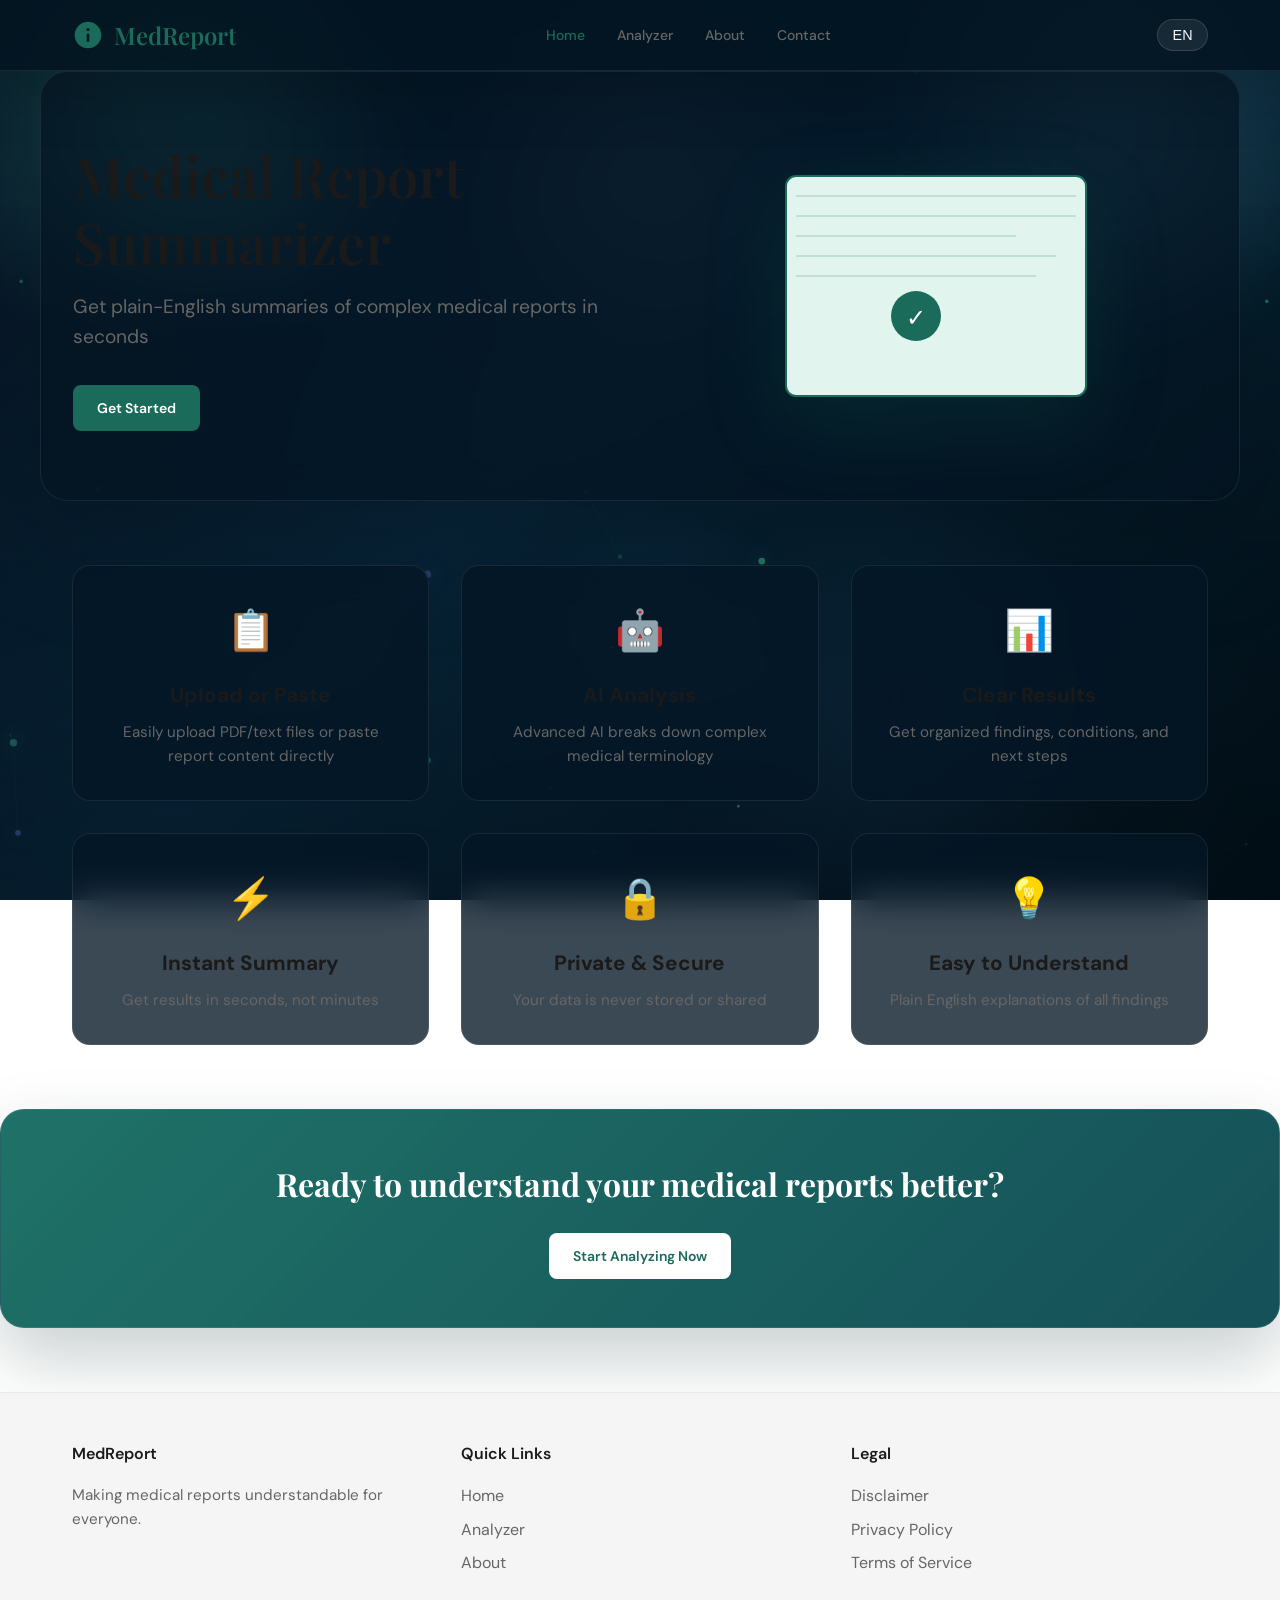
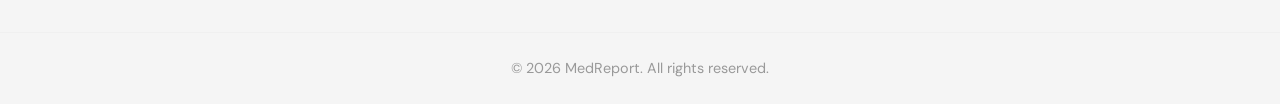
<file: index.html>
<!DOCTYPE html>
<html lang="en">
<head>
  <meta charset="UTF-8">
  <meta name="viewport" content="width=device-width, initial-scale=1.0">
  <title data-i18n="pageTitle">Medical Report Summarizer - AI-Powered Report Analysis</title>
  <link rel="stylesheet" href="styles.css">
</head>
<body>
  <nav class="navbar">
    <div class="nav-container">
      <div class="logo">
        <svg viewBox="0 0 24 24"><path d="M12 2C6.48 2 2 6.48 2 12s4.48 10 10 10 10-4.48 10-10S17.52 2 12 2zm1 15h-2v-6h2v6zm0-8h-2V7h2v2z"/></svg>
        <span>MedReport</span>
      </div>
      <ul class="nav-links">
        <li><a href="index.html" class="active" data-i18n="navHome">Home</a></li>
        <li><a href="analyzer.html" data-i18n="navAnalyzer">Analyzer</a></li>
        <li><a href="about.html" data-i18n="navAbout">About</a></li>
        <li><a href="contact.html" data-i18n="navContact">Contact</a></li>
      </ul>
      <div class="lang-switcher">
        <select id="language-select" class="language-select" aria-label="Language">
          <option value="en">EN</option>
          <option value="hi">HI</option>
        </select>
      </div>
    </div>
  </nav>

  <header class="hero">
    <div class="hero-content">
      <h1 data-i18n="heroTitle">Medical Report Summarizer</h1>
      <p data-i18n="heroSubtitle">Get plain-English summaries of complex medical reports in seconds</p>
      <a href="analyzer.html" class="btn btn-primary" data-i18n="heroCta">Get Started</a>
    </div>
    <div class="hero-image">
      <svg viewBox="0 0 400 300" class="hero-svg">
        <rect x="50" y="40" width="300" height="220" rx="10" fill="#e1f5ee" stroke="#1a6b5a" stroke-width="2"/>
        <line x1="60" y1="60" x2="340" y2="60" stroke="#1a6b5a" stroke-width="1" opacity="0.3"/>
        <line x1="60" y1="80" x2="340" y2="80" stroke="#1a6b5a" stroke-width="1" opacity="0.3"/>
        <line x1="60" y1="100" x2="280" y2="100" stroke="#1a6b5a" stroke-width="1" opacity="0.3"/>
        <line x1="60" y1="120" x2="320" y2="120" stroke="#1a6b5a" stroke-width="1" opacity="0.3"/>
        <line x1="60" y1="140" x2="300" y2="140" stroke="#1a6b5a" stroke-width="1" opacity="0.3"/>
        <circle cx="180" cy="180" r="25" fill="#1a6b5a"/>
        <text x="180" y="190" text-anchor="middle" fill="white" font-size="24">✓</text>
      </svg>
    </div>
  </header>

  <section class="features">
    <div class="feature-grid">
      <div class="feature-card">
        <div class="feature-icon">📋</div>
        <h3 data-i18n="featureUploadTitle">Upload or Paste</h3>
        <p data-i18n="featureUploadDesc">Easily upload PDF/text files or paste report content directly</p>
      </div>
      <div class="feature-card">
        <div class="feature-icon">🤖</div>
        <h3 data-i18n="featureAiTitle">AI Analysis</h3>
        <p data-i18n="featureAiDesc">Advanced AI breaks down complex medical terminology</p>
      </div>
      <div class="feature-card">
        <div class="feature-icon">📊</div>
        <h3 data-i18n="featureResultsTitle">Clear Results</h3>
        <p data-i18n="featureResultsDesc">Get organized findings, conditions, and next steps</p>
      </div>
      <div class="feature-card">
        <div class="feature-icon">⚡</div>
        <h3 data-i18n="featureSpeedTitle">Instant Summary</h3>
        <p data-i18n="featureSpeedDesc">Get results in seconds, not minutes</p>
      </div>
      <div class="feature-card">
        <div class="feature-icon">🔒</div>
        <h3 data-i18n="featurePrivacyTitle">Private & Secure</h3>
        <p data-i18n="featurePrivacyDesc">Your data is never stored or shared</p>
      </div>
      <div class="feature-card">
        <div class="feature-icon">💡</div>
        <h3 data-i18n="featureEasyTitle">Easy to Understand</h3>
        <p data-i18n="featureEasyDesc">Plain English explanations of all findings</p>
      </div>
    </div>
  </section>

  <section class="cta">
    <h2 data-i18n="ctaTitle">Ready to understand your medical reports better?</h2>
    <a href="analyzer.html" class="btn btn-primary btn-large" data-i18n="ctaButton">Start Analyzing Now</a>
  </section>

  <footer class="footer">
    <div class="footer-content">
      <div class="footer-section">
        <h4 data-i18n="footerTitle">MedReport</h4>
        <p data-i18n="footerText">Making medical reports understandable for everyone.</p>
      </div>
      <div class="footer-section">
        <h4 data-i18n="footerLinksTitle">Quick Links</h4>
        <ul>
          <li><a href="index.html" data-i18n="navHome">Home</a></li>
          <li><a href="analyzer.html" data-i18n="navAnalyzer">Analyzer</a></li>
          <li><a href="about.html" data-i18n="navAbout">About</a></li>
        </ul>
      </div>
      <div class="footer-section">
        <h4 data-i18n="footerLegalTitle">Legal</h4>
        <ul>
          <li><a href="about.html#disclaimer" data-i18n="linkDisclaimer">Disclaimer</a></li>
          <li><a href="#" data-i18n="linkPrivacy">Privacy Policy</a></li>
          <li><a href="#" data-i18n="linkTerms">Terms of Service</a></li>
        </ul>
      </div>
    </div>
    <div class="footer-bottom">
      <p>&copy; 2026 MedReport. All rights reserved.</p>
    </div>
  </footer>
  <script src="background.js"></script>
  <script src="lang.js"></script>
</body>
</html>
</file>
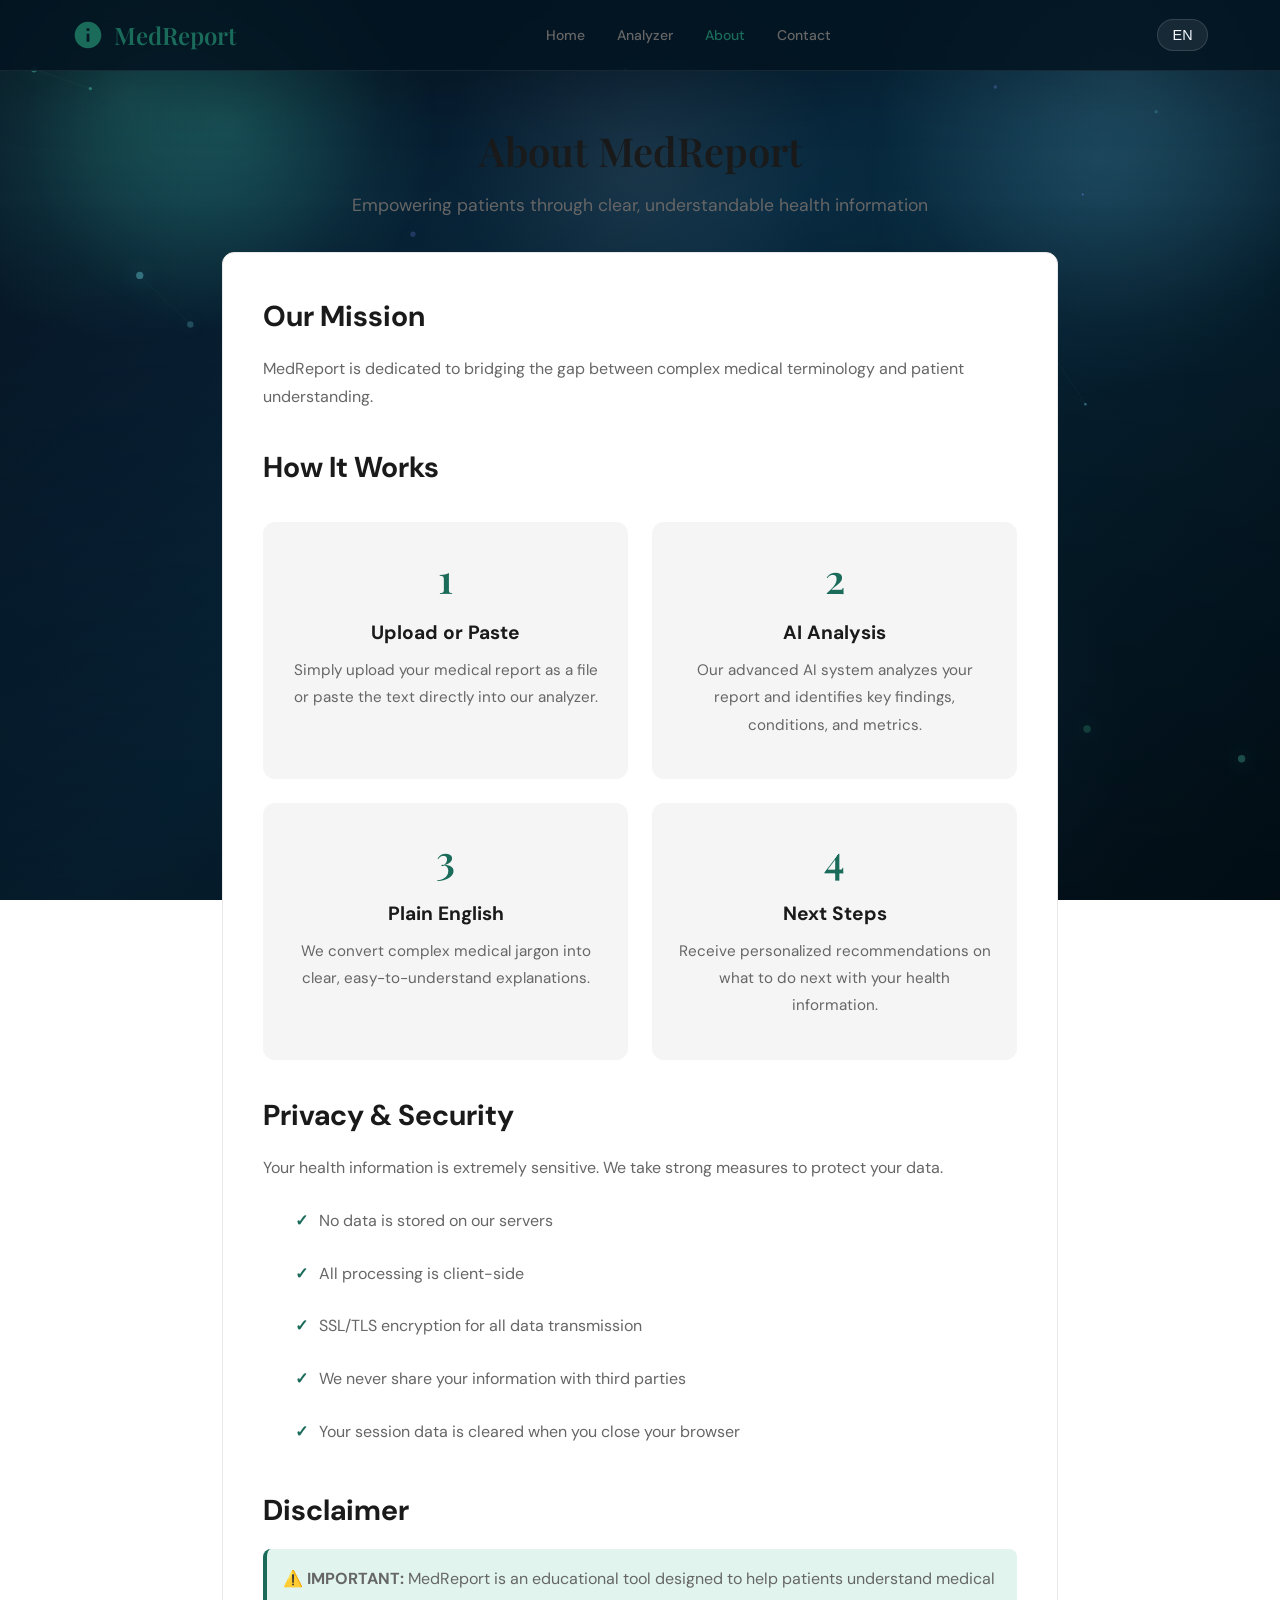
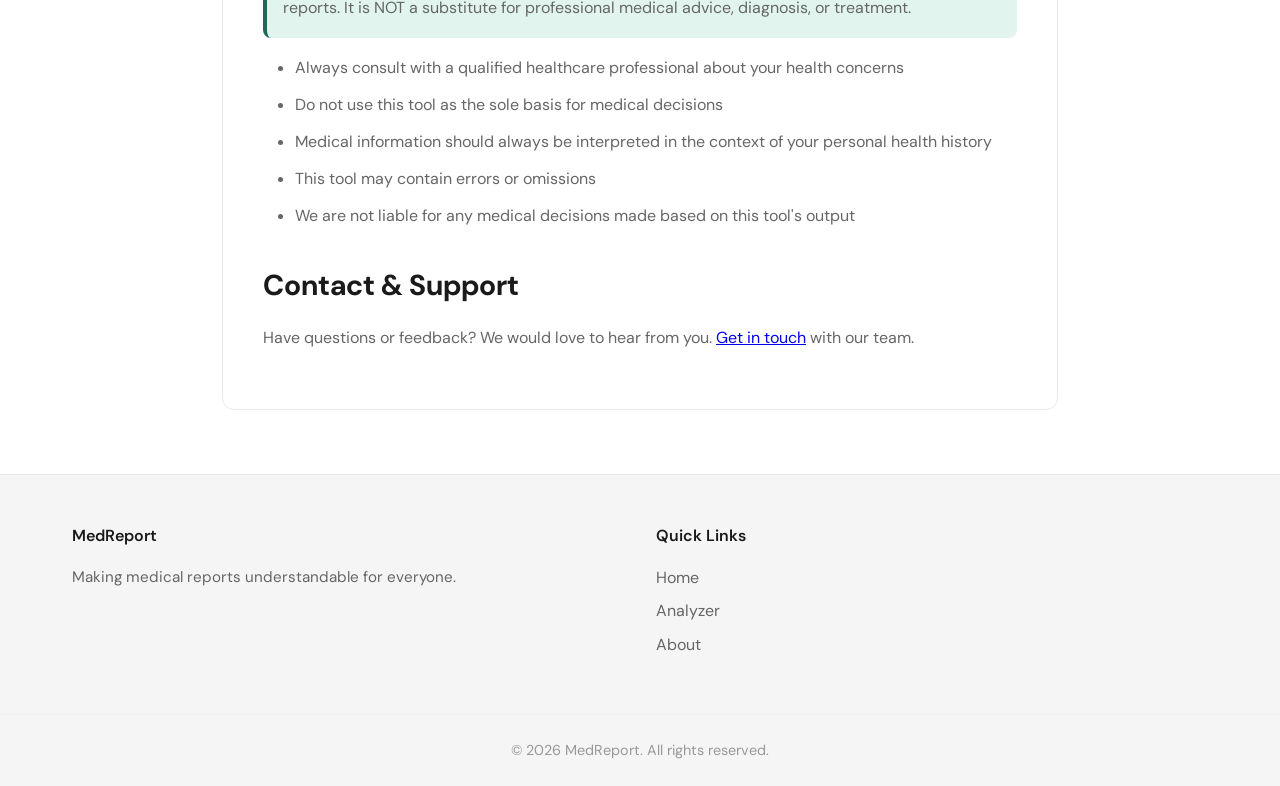
<file: about.html>
<!DOCTYPE html>
<html lang="en">
<head>
  <meta charset="UTF-8">
  <meta name="viewport" content="width=device-width, initial-scale=1.0">
  <title data-i18n="aboutPageTitle">About Us - MedReport</title>
  <link rel="stylesheet" href="styles.css">
</head>
<body>
  <nav class="navbar">
    <div class="nav-container">
      <div class="logo">
        <svg viewBox="0 0 24 24"><path d="M12 2C6.48 2 2 6.48 2 12s4.48 10 10 10 10-4.48 10-10S17.52 2 12 2zm1 15h-2v-6h2v6zm0-8h-2V7h2v2z"/></svg>
        <span>MedReport</span>
      </div>
      <ul class="nav-links">
        <li><a href="index.html" data-i18n="navHome">Home</a></li>
        <li><a href="analyzer.html" data-i18n="navAnalyzer">Analyzer</a></li>
        <li><a href="about.html" class="active" data-i18n="navAbout">About</a></li>
        <li><a href="contact.html" data-i18n="navContact">Contact</a></li>
      </ul>
      <div class="lang-switcher">
        <select id="language-select" class="language-select" aria-label="Language">
          <option value="en">EN</option>
          <option value="hi">HI</option>
        </select>
      </div>
    </div>
  </nav>

  <main class="page-container">
    <section class="page-header">
      <h1 data-i18n="aboutPageTitle">About MedReport</h1>
      <p data-i18n="aboutPageSubtitle">Empowering patients through clear, understandable health information</p>
    </section>

    <section class="page-content">
      <h2 data-i18n="missionTitle">Our Mission</h2>
      <p data-i18n="missionText">MedReport is dedicated to bridging the gap between complex medical terminology and patient understanding. We believe everyone has the right to comprehend their own health information clearly and confidently.</p>

      <h2 data-i18n="howTitle">How It Works</h2>
      <div class="info-grid">
        <div class="info-card">
          <div class="info-number">1</div>
          <h3 data-i18n="card1Title">Upload or Paste</h3>
          <p data-i18n="card1Text">Simply upload your medical report as a file or paste the text directly into our analyzer.</p>
        </div>
        <div class="info-card">
          <div class="info-number">2</div>
          <h3 data-i18n="card2Title">AI Analysis</h3>
          <p data-i18n="card2Text">Our advanced AI system analyzes your report and identifies key findings, conditions, and metrics.</p>
        </div>
        <div class="info-card">
          <div class="info-number">3</div>
          <h3 data-i18n="card3Title">Plain English</h3>
          <p data-i18n="card3Text">We convert complex medical jargon into clear, easy-to-understand explanations.</p>
        </div>
        <div class="info-card">
          <div class="info-number">4</div>
          <h3 data-i18n="card4Title">Next Steps</h3>
          <p data-i18n="card4Text">Receive personalized recommendations on what to do next with your health information.</p>
        </div>
      </div>

      <h2 data-i18n="privacyTitle">Privacy & Security</h2>
      <p data-i18n="privacyText">Your health information is extremely sensitive. We take the following measures to protect your data:</p>
      <ul class="security-list">
        <li>No data is stored on our servers</li>
        <li>All processing is client-side</li>
        <li>SSL/TLS encryption for all data transmission</li>
        <li>We never share your information with third parties</li>
        <li>Your session data is cleared when you close your browser</li>
      </ul>

      <h2 id="disclaimer" data-i18n="disclaimerTitle">Disclaimer</h2>
      <p class="warning-box" data-i18n-html="disclaimerText">
        <strong>⚠️ IMPORTANT:</strong> MedReport is an educational tool designed to help patients understand medical reports. It is NOT a substitute for professional medical advice, diagnosis, or treatment. 
      </p>
      <ul>
        <li>Always consult with a qualified healthcare professional about your health concerns</li>
        <li>Do not use this tool as the sole basis for medical decisions</li>
        <li>Medical information should always be interpreted in the context of your personal health history</li>
        <li>This tool may contain errors or omissions</li>
        <li>We are not liable for any medical decisions made based on this tool's output</li>
      </ul>

      <h2 data-i18n="contactInfoTitle">Contact & Support</h2>
      <p data-i18n-html="contactInfoText">Have questions or feedback? We'd love to hear from you. <a href="contact.html">Get in touch</a> with our team.</p>
    </section>
  </main>

  <footer class="footer">
    <div class="footer-content">
      <div class="footer-section">
        <h4>MedReport</h4>
        <p>Making medical reports understandable for everyone.</p>
      </div>
      <div class="footer-section">
        <h4>Quick Links</h4>
        <ul>
          <li><a href="index.html">Home</a></li>
          <li><a href="analyzer.html">Analyzer</a></li>
          <li><a href="about.html">About</a></li>
        </ul>
      </div>
    </div>
    <div class="footer-bottom">
      <p>&copy; 2026 MedReport. All rights reserved.</p>
    </div>
  </footer>
  <script src="background.js"></script>
  <script src="lang.js"></script>
</body>
</html>
</file>
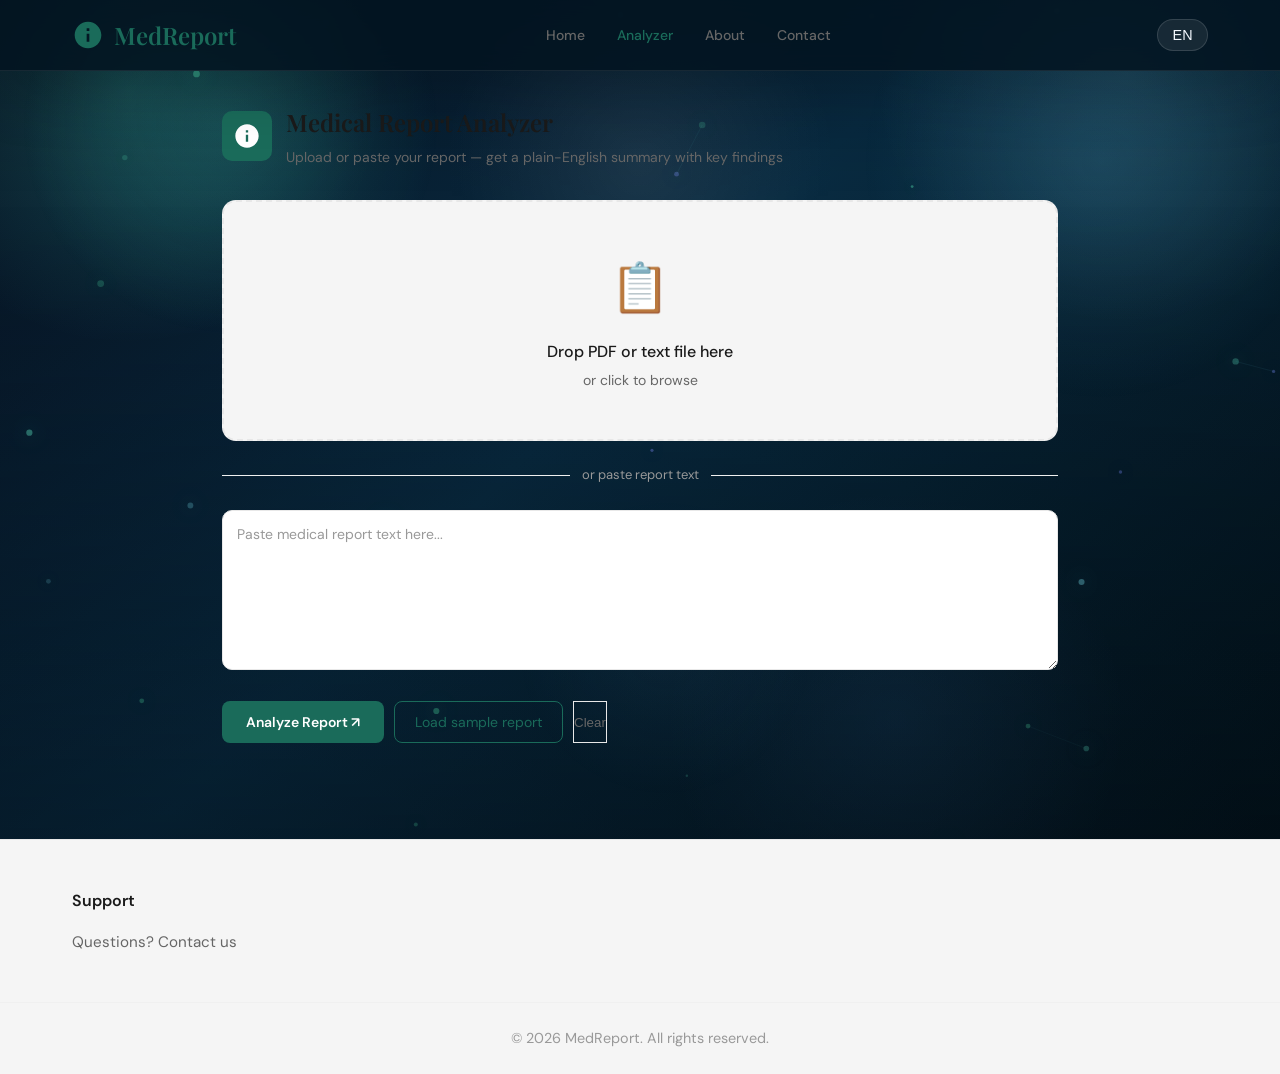
<file: analyzer.html>
<!DOCTYPE html>
<html lang="en">
<head>
  <meta charset="UTF-8">
  <meta name="viewport" content="width=device-width, initial-scale=1.0">
  <title data-i18n="analyzerPageTitle">Medical Report Analyzer - MedReport</title>
  <link rel="stylesheet" href="styles.css">
</head>
<body>
  <nav class="navbar">
    <div class="nav-container">
      <div class="logo">
        <svg viewBox="0 0 24 24"><path d="M12 2C6.48 2 2 6.48 2 12s4.48 10 10 10 10-4.48 10-10S17.52 2 12 2zm1 15h-2v-6h2v6zm0-8h-2V7h2v2z"/></svg>
        <span>MedReport</span>
      </div>
      <ul class="nav-links">
        <li><a href="index.html" data-i18n="navHome">Home</a></li>
        <li><a href="analyzer.html" class="active" data-i18n="navAnalyzer">Analyzer</a></li>
        <li><a href="about.html" data-i18n="navAbout">About</a></li>
        <li><a href="contact.html" data-i18n="navContact">Contact</a></li>
      </ul>
      <div class="lang-switcher">
        <select id="language-select" class="language-select" aria-label="Language">
          <option value="en">EN</option>
          <option value="hi">HI</option>
        </select>
      </div>
    </div>
  </nav>

  <main class="analyzer-container">
    <div class="med-app">
      <div class="med-header">
        <div class="med-logo">
          <svg viewBox="0 0 24 24"><path d="M12 2C6.48 2 2 6.48 2 12s4.48 10 10 10 10-4.48 10-10S17.52 2 12 2zm1 15h-2v-6h2v6zm0-8h-2V7h2v2z"/></svg>
        </div>
        <div>
          <p class="med-title" data-i18n="analyzerTitle">Medical Report Analyzer</p>
          <p class="med-sub" data-i18n="analyzerSubtitle">Upload or paste your report — get a plain-English summary with key findings</p>
        </div>
      </div>

      <div id="upload-zone" class="upload-zone" onclick="document.getElementById('file-input').click()" ondragover="ev(event,'drag')" ondragleave="ev(event,'')" ondrop="drop(event)">
        <div class="upload-icon">📋</div>
        <p class="upload-text" data-i18n="uploadText">Drop PDF or text file here</p>
        <p class="upload-hint" data-i18n="uploadHint">or click to browse</p>
      </div>
      <input type="file" id="file-input" accept=".txt,.pdf" style="display:none" onchange="loadFile(event)">

      <div class="or-divider" data-i18n="orDivider">or paste report text</div>

      <div id="file-name-badge" style="display:none" class="file-badge">
        <span>📄</span><span id="fname"></span>
        <button onclick="clearFile()" style="background:none;border:none;cursor:pointer;color:var(--color-text-tertiary);font-size:14px;padding:0 0 0 4px;">✕</button>
      </div>

      <textarea id="report-text" data-i18n-placeholder="textAreaPlaceholder" placeholder="Paste medical report text here...&#10;&#10;Example: Patient is a 45-year-old male with elevated HbA1c of 8.2%. CBC shows WBC 11.2, Hemoglobin 13.1 g/dL. Blood pressure 148/92 mmHg. Creatinine 1.3 mg/dL..."></textarea>

      <div class="btn-row">
        <button class="btn-primary" id="analyze-btn" onclick="analyze()" data-i18n="analyzeButtonLabel">Analyze Report ↗</button>
        <button class="sample-btn" onclick="loadSample()" data-i18n="loadSampleLabel">Load sample report</button>
        <button class="btn-sec" onclick="clearAll()" data-i18n="clearLabel">Clear</button>
      </div>
      <div class="status-bar" id="status"></div>

      <div class="results" id="results"></div>

      <div class="disclaimer" id="disc" style="display:none">
        <div class="disclaimer-header">⚠️ Important Disclaimer</div>
        <p>This tool is for educational and informational purposes only and does not constitute medical advice. Always consult a qualified healthcare professional regarding your test results and health decisions. Never rely solely on this tool for medical diagnosis or treatment decisions.</p>
      </div>
    </div>
  </main>

  <footer class="footer">
    <div class="footer-content">
      <div class="footer-section">
        <h4 data-i18n="supportTitle">Support</h4>
        <p data-i18n-html="supportText">Questions? <a href="contact.html">Contact us</a></p>
      </div>
    </div>
    <div class="footer-bottom">
      <p>&copy; 2026 MedReport. All rights reserved.</p>
    </div>
  </footer>

  <script src="analyzer.js"></script>
  <script src="background.js"></script>
  <script src="lang.js"></script>
</body>
</html>
</file>
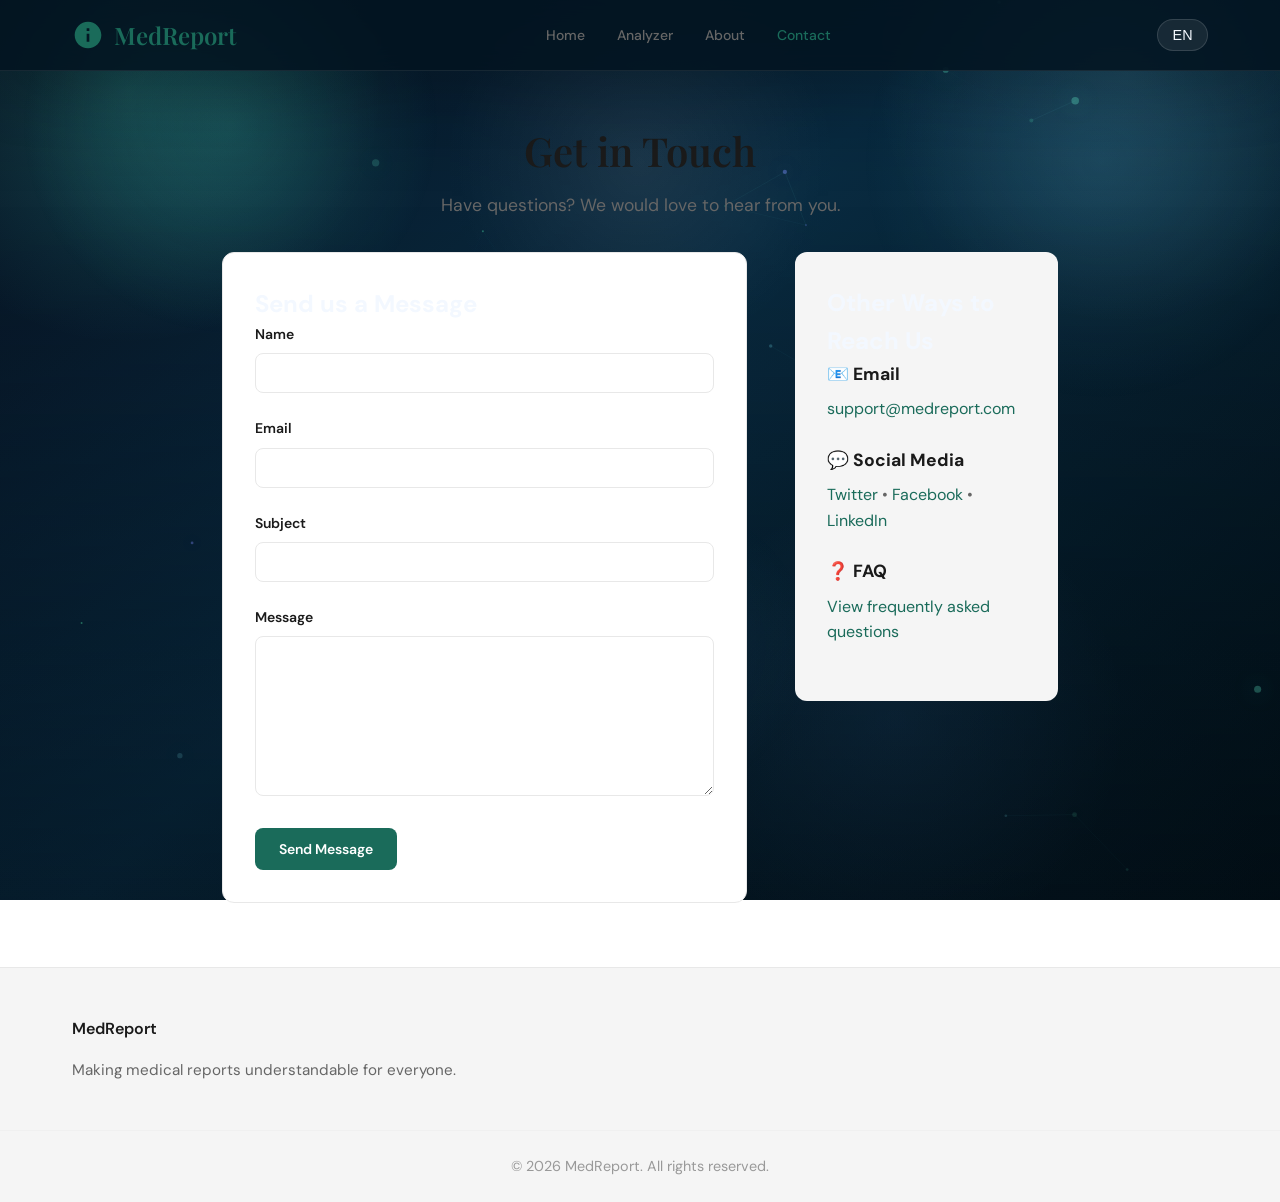
<file: contact.html>
<!DOCTYPE html>
<html lang="en">
<head>
  <meta charset="UTF-8">
  <meta name="viewport" content="width=device-width, initial-scale=1.0">
  <title data-i18n="contactPageTitle">Contact Us - MedReport</title>
  <link rel="stylesheet" href="styles.css">
</head>
<body>
  <nav class="navbar">
    <div class="nav-container">
      <div class="logo">
        <svg viewBox="0 0 24 24"><path d="M12 2C6.48 2 2 6.48 2 12s4.48 10 10 10 10-4.48 10-10S17.52 2 12 2zm1 15h-2v-6h2v6zm0-8h-2V7h2v2z"/></svg>
        <span>MedReport</span>
      </div>
      <ul class="nav-links">
        <li><a href="index.html" data-i18n="navHome">Home</a></li>
        <li><a href="analyzer.html" data-i18n="navAnalyzer">Analyzer</a></li>
        <li><a href="about.html" data-i18n="navAbout">About</a></li>
        <li><a href="contact.html" class="active" data-i18n="navContact">Contact</a></li>
      </ul>
      <div class="lang-switcher">
        <select id="language-select" class="language-select" aria-label="Language">
          <option value="en">EN</option>
          <option value="hi">HI</option>
        </select>
      </div>
    </div>
  </nav>

  <main class="page-container">
    <section class="page-header">
      <h1 data-i18n="contactHeaderTitle">Get in Touch</h1>
      <p data-i18n="contactHeaderSubtitle">Have questions? We'd love to hear from you.</p>
    </section>

    <section class="contact-section">
      <div class="contact-form">
        <h2 data-i18n="contactFormTitle">Send us a Message</h2>
        <form id="contactForm">
          <div class="form-group">
            <label for="name" data-i18n="labelName">Name</label>
            <input type="text" id="name" name="name" required>
          </div>
          <div class="form-group">
            <label for="email" data-i18n="labelEmail">Email</label>
            <input type="email" id="email" name="email" required>
          </div>
          <div class="form-group">
            <label for="subject" data-i18n="labelSubject">Subject</label>
            <input type="text" id="subject" name="subject" required>
          </div>
          <div class="form-group">
            <label for="message" data-i18n="labelMessage">Message</label>
            <textarea id="message" name="message" rows="6" required></textarea>
          </div>
          <button type="submit" class="btn btn-primary" data-i18n="sendButton">Send Message</button>
        </form>
        <div id="formStatus" style="margin-top: 1rem; display: none;"></div>
      </div>

      <div class="contact-info">
        <h2 data-i18n="otherWaysTitle">Other Ways to Reach Us</h2>
        <div class="info-item">
          <h3>📧 <span data-i18n="emailTitle">Email</span></h3>
          <p><a href="mailto:support@medreport.com">support@medreport.com</a></p>
        </div>
        <div class="info-item">
          <h3>💬 <span data-i18n="socialTitle">Social Media</span></h3>
          <p>
            <a href="#">Twitter</a> • 
            <a href="#">Facebook</a> • 
            <a href="#">LinkedIn</a>
          </p>
        </div>
        <div class="info-item">
          <h3>❓ <span data-i18n="faqTitle">FAQ</span></h3>
          <p><a href="#">View frequently asked questions</a></p>
        </div>
      </div>
    </section>
  </main>

  <footer class="footer">
    <div class="footer-content">
      <div class="footer-section">
        <h4>MedReport</h4>
        <p>Making medical reports understandable for everyone.</p>
      </div>
    </div>
    <div class="footer-bottom">
      <p>&copy; 2026 MedReport. All rights reserved.</p>
    </div>
  </footer>

  <script>
    document.getElementById('contactForm').addEventListener('submit', function(e) {
      e.preventDefault();
      const status = document.getElementById('formStatus');
      status.textContent = '✓ Thank you for your message! We will get back to you soon.';
      status.style.display = 'block';
      status.style.color = '#0f6e56';
      this.reset();
      setTimeout(() => status.style.display = 'none', 5000);
    });
  </script>
  <script src="background.js"></script>
  <script src="lang.js"></script>
</body>
</html>
</file>
<file: styles.css>
@import url('https://fonts.googleapis.com/css2?family=Playfair+Display:wght@500;600&family=DM+Sans:wght@400;500;600&display=swap');

:root {
  --color-primary: #1a6b5a;
  --color-primary-dark: #145548;
  --color-primary-light: #e1f5ee;
  --color-text-primary: #1a1a1a;
  --color-text-secondary: #666666;
  --color-text-tertiary: #999999;
  --color-background-primary: #ffffff;
  --color-background-secondary: #f5f5f5;
  --color-border-primary: #e0e0e0;
  --color-border-secondary: #e8e8e8;
  --color-border-tertiary: #f0f0f0;
}

@media (prefers-color-scheme: dark) {
  :root {
    --color-text-primary: #ffffff;
    --color-text-secondary: #b0b0b0;
    --color-text-tertiary: #808080;
    --color-background-primary: #1a1a1a;
    --color-background-secondary: #2a2a2a;
    --color-border-primary: #404040;
    --color-border-secondary: #333333;
    --color-border-tertiary: #2a2a2a;
  }
}

* {
  margin: 0;
  padding: 0;
  box-sizing: border-box;
}

html {
  scroll-behavior: smooth;
}

body {
  font-family: 'DM Sans', sans-serif;
  min-height: 100vh;
  position: relative;
  overflow-x: hidden;
  background-image:
    radial-gradient(circle at 10% 10%, rgba(76, 238, 210, 0.2), transparent 18%),
    radial-gradient(circle at 88% 8%, rgba(131, 230, 255, 0.14), transparent 18%),
    radial-gradient(circle at 70% 80%, rgba(90, 168, 255, 0.1), transparent 20%),
    linear-gradient(135deg, #071221 0%, #092b41 45%, #031118 100%);
  background-attachment: fixed;
  color: #f3f8ff;
  line-height: 1.6;
}

body::before {
  content: '';
  position: fixed;
  inset: 0;
  z-index: -2;
  pointer-events: none;
  background-image:
    radial-gradient(circle at 18% 14%, rgba(72, 226, 200, 0.18), transparent 16%),
    radial-gradient(circle at 86% 18%, rgba(102, 210, 255, 0.12), transparent 18%),
    radial-gradient(circle at 52% 72%, rgba(107, 190, 255, 0.08), transparent 16%);
  animation: bgDrift 16s ease-in-out infinite alternate;
}

body::after {
  content: '';
  position: fixed;
  inset: 0;
  z-index: -1;
  pointer-events: none;
  background-image:
    linear-gradient(180deg, rgba(8, 16, 28, 0.16), transparent 22%, rgba(4, 11, 18, 0.44)),
    radial-gradient(circle at 50% 18%, rgba(255, 255, 255, 0.08), transparent 20%);
  opacity: 0.96;
  animation: fadePulse 14s ease-in-out infinite alternate;
}

.particle-canvas {
  position: fixed;
  inset: 0;
  z-index: -3;
  pointer-events: none;
}

@keyframes bgDrift {
  0% { transform: translate3d(0, 0, 0); }
  100% { transform: translate3d(22px, -16px, 0); }
}

@keyframes fadePulse {
  0% { opacity: 0.94; }
  100% { opacity: 1; }
}

/* Navigation */
.navbar {
  position: sticky;
  top: 0;
  background: rgba(3, 20, 32, 0.88);
  border-bottom: 1px solid rgba(255, 255, 255, 0.08);
  backdrop-filter: blur(14px);
  z-index: 100;
  box-shadow: 0 20px 60px rgba(0, 0, 0, 0.18);
}

.nav-container {
  max-width: 1200px;
  margin: 0 auto;
  padding: 1rem 2rem;
  display: flex;
  justify-content: space-between;
  align-items: center;
}

.logo {
  display: flex;
  align-items: center;
  gap: 10px;
  font-family: 'Playfair Display', serif;
  font-size: 24px;
  font-weight: 600;
  color: var(--color-primary);
  text-decoration: none;
}

.logo svg {
  width: 32px;
  height: 32px;
  fill: var(--color-primary);
}

.nav-links {
  display: flex;
  list-style: none;
  gap: 2rem;
}

.nav-links a {
  text-decoration: none;
  color: var(--color-text-secondary);
  font-weight: 500;
  transition: color 0.3s;
  font-size: 14px;
}

.nav-links a:hover,
.nav-links a.active {
  color: var(--color-primary);
}

.lang-switcher {
  display: flex;
  align-items: center;
  margin-left: 1rem;
}

.language-select {
  appearance: none;
  background: rgba(255, 255, 255, 0.08);
  color: #f3f8ff;
  border: 1px solid rgba(255, 255, 255, 0.13);
  border-radius: 999px;
  padding: 0.45rem 0.9rem;
  font-size: 0.9rem;
  cursor: pointer;
  transition: all 0.25s ease;
}

.language-select:hover,
.language-select:focus {
  background: rgba(255, 255, 255, 0.12);
}

/* Hero Section */
.hero {
  max-width: 1200px;
  margin: 0 auto;
  padding: 4rem 2rem;
  display: grid;
  grid-template-columns: 1fr 1fr;
  gap: 3rem;
  align-items: center;
  background: rgba(5, 20, 34, 0.72);
  border: 1px solid rgba(255, 255, 255, 0.08);
  border-radius: 28px;
  box-shadow: 0 40px 120px rgba(0, 0, 0, 0.18);
  backdrop-filter: blur(18px);
}

.hero-content h1 {
  font-family: 'Playfair Display', serif;
  font-size: 3.5rem;
  font-weight: 600;
  margin-bottom: 1rem;
  color: var(--color-text-primary);
  line-height: 1.2;
}

.hero-content p {
  font-size: 1.2rem;
  color: var(--color-text-secondary);
  margin-bottom: 2rem;
}

.hero-image {
  display: flex;
  justify-content: center;
  align-items: center;
}

.hero-svg {
  width: 100%;
  max-width: 400px;
  animation: float 3s ease-in-out infinite;
  filter: drop-shadow(0 25px 40px rgba(16, 123, 96, 0.16));
}

@keyframes float {
  0%, 100% { transform: translateY(0px); }
  50% { transform: translateY(-20px); }
}

/* Buttons */
.btn {
  display: inline-block;
  padding: 12px 28px;
  border-radius: 8px;
  text-decoration: none;
  font-weight: 600;
  transition: all 0.3s;
  border: none;
  cursor: pointer;
  font-family: 'DM Sans', sans-serif;
  font-size: 1rem;
}

.btn-primary {
  background: var(--color-primary);
  color: white;
}

.btn-primary:hover {
  background: var(--color-primary-dark);
  transform: translateY(-2px);
  box-shadow: 0 8px 16px rgba(26, 107, 90, 0.2);
}

.btn-primary:disabled {
  background: #8bb8b0;
  cursor: not-allowed;
  transform: none;
}

.btn-large {
  padding: 16px 40px;
  font-size: 1.1rem;
}

.btn-sec {
  background: transparent;
  color: var(--color-text-secondary);
  border: 1px solid var(--color-border-secondary);
}

.btn-sec:hover {
  background: var(--color-background-secondary);
}

/* Features Section */
.features {
  max-width: 1200px;
  margin: 4rem auto;
  padding: 0 2rem;
}

.feature-grid {
  display: grid;
  grid-template-columns: repeat(auto-fit, minmax(300px, 1fr));
  gap: 2rem;
}

.feature-card {
  background: rgba(5, 23, 38, 0.78);
  border: 1px solid rgba(255, 255, 255, 0.08);
  border-radius: 18px;
  padding: 2rem;
  text-align: center;
  transition: all 0.3s;
  backdrop-filter: blur(18px);
}

.feature-card:hover {
  border-color: rgba(109, 237, 203, 0.4);
  box-shadow: 0 24px 40px rgba(10, 95, 79, 0.15);
  transform: translateY(-6px);
}

.feature-icon {
  font-size: 2.5rem;
  margin-bottom: 1rem;
}

.feature-card h3 {
  font-size: 1.3rem;
  margin-bottom: 0.5rem;
  color: var(--color-text-primary);
}

.feature-card p {
  color: var(--color-text-secondary);
  font-size: 0.95rem;
}

/* CTA Section */
.cta {
  background: linear-gradient(135deg, rgba(17, 105, 94, 0.94) 0%, rgba(11, 73, 81, 0.96) 100%);
  color: white;
  padding: 3rem 2rem;
  text-align: center;
  margin: 4rem 0;
  border-radius: 24px;
  border: 1px solid rgba(255, 255, 255, 0.08);
  box-shadow: 0 30px 70px rgba(8, 35, 38, 0.22);
}

.cta h2 {
  font-family: 'Playfair Display', serif;
  font-size: 2rem;
  margin-bottom: 1.5rem;
}

.cta .btn-primary {
  background: white;
  color: var(--color-primary);
}

.cta .btn-primary:hover {
  background: var(--color-primary-light);
}

/* Medical App Analyzer Styles */
.analyzer-container {
  max-width: 900px;
  margin: 2rem auto;
  padding: 0 2rem;
}

.med-app {
  font-family: 'DM Sans', sans-serif;
  max-width: 860px;
  margin: 0 auto;
}

.med-header {
  display: flex;
  align-items: center;
  gap: 14px;
  margin-bottom: 2rem;
}

.med-logo {
  width: 50px;
  height: 50px;
  border-radius: 10px;
  background: var(--color-primary);
  display: flex;
  align-items: center;
  justify-content: center;
  flex-shrink: 0;
}

.med-logo svg {
  width: 28px;
  height: 28px;
  fill: white;
}

.med-title {
  font-family: 'Playfair Display', serif;
  font-size: 24px;
  font-weight: 600;
  color: var(--color-text-primary);
  margin: 0;
}

.med-sub {
  font-size: 14px;
  color: var(--color-text-secondary);
  margin: 4px 0 0;
}

.upload-zone {
  border: 2px dashed var(--color-border-secondary);
  border-radius: 14px;
  padding: 3rem;
  text-align: center;
  cursor: pointer;
  transition: all 0.3s;
  background: var(--color-background-secondary);
}

.upload-zone:hover,
.upload-zone.drag {
  border-color: var(--color-primary);
  background: var(--color-primary-light);
}

.upload-icon {
  font-size: 48px;
  margin-bottom: 12px;
}

.upload-text {
  font-size: 16px;
  color: var(--color-text-primary);
  font-weight: 500;
  margin: 0 0 4px;
}

.upload-hint {
  font-size: 14px;
  color: var(--color-text-secondary);
  margin: 0;
}

.or-divider {
  display: flex;
  align-items: center;
  gap: 12px;
  margin: 1.5rem 0;
  color: var(--color-text-tertiary);
  font-size: 13px;
}

.or-divider::before,
.or-divider::after {
  content: '';
  flex: 1;
  height: 1px;
  background: var(--color-border-tertiary);
}

textarea {
  width: 100%;
  box-sizing: border-box;
  resize: vertical;
  min-height: 160px;
  border-radius: 10px;
  padding: 14px;
  font-size: 14px;
  font-family: 'DM Sans', sans-serif;
  background: var(--color-background-primary);
  border: 1px solid var(--color-border-secondary);
  color: var(--color-text-primary);
}

textarea:focus {
  outline: none;
  border-color: var(--color-primary);
  box-shadow: 0 0 0 3px rgba(26, 107, 90, 0.1);
}

textarea::placeholder {
  color: var(--color-text-tertiary);
}

.btn-row {
  display: flex;
  gap: 10px;
  margin-top: 1.5rem;
  flex-wrap: wrap;
}

.btn-primary {
  background: var(--color-primary);
  color: white;
  border: none;
  padding: 12px 24px;
  border-radius: 8px;
  font-size: 14px;
  font-weight: 600;
  cursor: pointer;
  font-family: 'DM Sans', sans-serif;
  transition: background 0.2s;
}

.btn-primary:hover:not(:disabled) {
  background: var(--color-primary-dark);
}

.btn-primary:disabled {
  background: #8bb8b0;
  cursor: not-allowed;
}

.sample-btn {
  font-size: 14px;
  color: var(--color-primary);
  background: none;
  border: 1px solid var(--color-primary);
  border-radius: 8px;
  padding: 11px 20px;
  cursor: pointer;
  font-family: 'DM Sans', sans-serif;
  transition: all 0.2s;
}

.sample-btn:hover {
  background: var(--color-primary-light);
}

.status-bar {
  display: flex;
  align-items: center;
  gap: 8px;
  font-size: 13px;
  color: var(--color-text-secondary);
  margin-top: 12px;
  min-height: 20px;
}

.spinner {
  width: 14px;
  height: 14px;
  border: 2px solid var(--color-border-secondary);
  border-top-color: var(--color-primary);
  border-radius: 50%;
  animation: spin 0.7s linear infinite;
}

@keyframes spin {
  to { transform: rotate(360deg); }
}

.results {
  margin-top: 2rem;
}

.result-card {
  background: var(--color-background-primary);
  border: 1px solid var(--color-border-tertiary);
  border-radius: 12px;
  overflow: hidden;
  margin-bottom: 1rem;
}

.result-card-header {
  padding: 16px;
  border-bottom: 1px solid var(--color-border-tertiary);
  display: flex;
  align-items: center;
  justify-content: space-between;
  gap: 10px;
  background: var(--color-background-secondary);
}

.badge {
  font-size: 12px;
  font-weight: 600;
  padding: 4px 12px;
  border-radius: 20px;
  white-space: nowrap;
}

.badge-teal {
  background: var(--color-primary-light);
  color: var(--color-primary);
}

.badge-amber {
  background: #faeeda;
  color: #854f0b;
}

.badge-red {
  background: #fcebeb;
  color: #a32d2d;
}

.badge-blue {
  background: #e6f1fb;
  color: #185fa5;
}

.result-section-title {
  font-weight: 600;
  font-size: 15px;
  color: var(--color-text-primary);
}

.result-body {
  padding: 18px;
}

.summary-text {
  font-size: 15px;
  line-height: 1.8;
  color: var(--color-text-primary);
  white-space: pre-wrap;
}

.finding-row {
  display: flex;
  align-items: flex-start;
  gap: 12px;
  padding: 12px 0;
  border-bottom: 1px solid var(--color-border-tertiary);
  font-size: 14px;
}

.finding-row:last-child {
  border-bottom: none;
}

.finding-label {
  font-weight: 600;
  min-width: 140px;
  color: var(--color-text-secondary);
  font-size: 13px;
}

.finding-val {
  color: var(--color-text-primary);
  flex: 1;
}

.flag {
  display: inline-flex;
  align-items: center;
  gap: 4px;
  font-size: 11px;
  padding: 3px 10px;
  border-radius: 12px;
  margin-left: 8px;
  font-weight: 600;
}

.flag-high {
  background: #fcebeb;
  color: #a32d2d;
}

.flag-normal {
  background: #eaf3de;
  color: #3b6d11;
}

.flag-low {
  background: #faeeda;
  color: #854f0b;
}

.action-list {
  list-style: none;
  padding: 0;
  margin: 0;
}

.action-list li {
  display: flex;
  align-items: flex-start;
  gap: 12px;
  padding: 12px 0;
  font-size: 14px;
  border-bottom: 1px solid var(--color-border-tertiary);
}

.action-list li:last-child {
  border-bottom: none;
}

.action-dot {
  width: 8px;
  height: 8px;
  border-radius: 50%;
  background: var(--color-primary);
  margin-top: 6px;
  flex-shrink: 0;
}

.disclaimer {
  font-size: 13px;
  color: var(--color-text-secondary);
  border-top: 1px solid var(--color-border-tertiary);
  padding-top: 1rem;
  margin-top: 1.5rem;
}

.disclaimer-header {
  font-weight: 600;
  margin-bottom: 0.5rem;
  color: var(--color-text-primary);
}

.file-badge {
  display: inline-flex;
  align-items: center;
  gap: 8px;
  background: var(--color-background-secondary);
  border: 1px solid var(--color-border-secondary);
  border-radius: 8px;
  padding: 8px 14px;
  font-size: 13px;
  color: var(--color-text-primary);
  margin-bottom: 1rem;
}

/* Page Styles */
.page-container {
  max-width: 900px;
  margin: 0 auto;
  padding: 0 2rem;
  min-height: calc(100vh - 200px);
}

.page-header {
  text-align: center;
  margin: 3rem 0 2rem;
}

.page-header h1 {
  font-family: 'Playfair Display', serif;
  font-size: 2.5rem;
  font-weight: 600;
  color: var(--color-text-primary);
  margin-bottom: 0.5rem;
}

.page-header p {
  font-size: 1.1rem;
  color: var(--color-text-secondary);
}

.page-content {
  background: var(--color-background-primary);
  border: 1px solid var(--color-border-secondary);
  border-radius: 12px;
  padding: 2.5rem;
  margin-bottom: 2rem;
}

.page-content h2 {
  font-size: 1.8rem;
  margin-top: 2rem;
  margin-bottom: 1rem;
  color: var(--color-text-primary);
}

.page-content h2:first-child {
  margin-top: 0;
}

.page-content p {
  margin-bottom: 1rem;
  color: var(--color-text-secondary);
  line-height: 1.8;
}

.page-content ul {
  margin: 1rem 0 1rem 2rem;
  color: var(--color-text-secondary);
  line-height: 1.8;
}

.page-content li {
  margin-bottom: 0.5rem;
}

.info-grid {
  display: grid;
  grid-template-columns: repeat(auto-fit, minmax(250px, 1fr));
  gap: 1.5rem;
  margin: 2rem 0;
}

.info-card {
  background: var(--color-background-secondary);
  border-radius: 12px;
  padding: 1.5rem;
  text-align: center;
}

.info-number {
  font-family: 'Playfair Display', serif;
  font-size: 2.5rem;
  font-weight: 600;
  color: var(--color-primary);
  margin-bottom: 0.5rem;
}

.info-card h3 {
  font-size: 1.2rem;
  margin-bottom: 0.5rem;
  color: var(--color-text-primary);
}

.info-card p {
  font-size: 0.95rem;
  color: var(--color-text-secondary);
}

.security-list {
  list-style: none;
  padding: 0;
}

.security-list li {
  padding: 0.5rem 0;
  padding-left: 1.5rem;
  position: relative;
  color: var(--color-text-secondary);
}

.security-list li:before {
  content: '✓';
  position: absolute;
  left: 0;
  color: var(--color-primary);
  font-weight: bold;
}

.warning-box {
  background: var(--color-primary-light);
  border-left: 4px solid var(--color-primary);
  padding: 1rem;
  border-radius: 8px;
  margin: 1rem 0;
  color: var(--color-text-primary);
}

/* Contact Form */
.contact-section {
  display: grid;
  grid-template-columns: 2fr 1fr;
  gap: 3rem;
  margin-bottom: 2rem;
}

.contact-form {
  background: var(--color-background-primary);
  border: 1px solid var(--color-border-secondary);
  border-radius: 12px;
  padding: 2rem;
}

.contact-form h2 {
  margin-top: 0;
}

.form-group {
  margin-bottom: 1.5rem;
}

.form-group label {
  display: block;
  margin-bottom: 0.5rem;
  font-weight: 600;
  color: var(--color-text-primary);
  font-size: 14px;
}

.form-group input,
.form-group textarea {
  width: 100%;
  padding: 10px 12px;
  border: 1px solid var(--color-border-secondary);
  border-radius: 8px;
  font-family: 'DM Sans', sans-serif;
  background: var(--color-background-primary);
  color: var(--color-text-primary);
  font-size: 14px;
}

.form-group input:focus,
.form-group textarea:focus {
  outline: none;
  border-color: var(--color-primary);
  box-shadow: 0 0 0 3px rgba(26, 107, 90, 0.1);
}

.contact-info {
  background: var(--color-background-secondary);
  border-radius: 12px;
  padding: 2rem;
  height: fit-content;
}

.contact-info h2 {
  margin-top: 0;
  font-size: 1.5rem;
}

.info-item {
  margin-bottom: 1.5rem;
}

.info-item h3 {
  font-size: 1.1rem;
  margin-bottom: 0.5rem;
  color: var(--color-text-primary);
}

.info-item p {
  color: var(--color-text-secondary);
  margin: 0;
}

.info-item a {
  color: var(--color-primary);
  text-decoration: none;
}

.info-item a:hover {
  text-decoration: underline;
}

#formStatus {
  padding: 1rem;
  border-radius: 8px;
  background: #eaf3de;
  color: #3b6d11;
  border: 1px solid #c8e6c9;
}

/* Footer */
.footer {
  background: var(--color-background-secondary);
  border-top: 1px solid var(--color-border-secondary);
  margin-top: 4rem;
}

.footer-content {
  max-width: 1200px;
  margin: 0 auto;
  padding: 3rem 2rem;
  display: grid;
  grid-template-columns: repeat(auto-fit, minmax(250px, 1fr));
  gap: 2rem;
}

.footer-section h4 {
  font-size: 1rem;
  font-weight: 600;
  margin-bottom: 1rem;
  color: var(--color-text-primary);
}

.footer-section p {
  color: var(--color-text-secondary);
  font-size: 0.95rem;
  line-height: 1.6;
}

.footer-section ul {
  list-style: none;
  padding: 0;
}

.footer-section li {
  margin-bottom: 0.5rem;
}

.footer-section a {
  color: var(--color-text-secondary);
  text-decoration: none;
  transition: color 0.2s;
}

.footer-section a:hover {
  color: var(--color-primary);
}

.footer-bottom {
  text-align: center;
  padding: 1.5rem 2rem;
  border-top: 1px solid var(--color-border-tertiary);
  color: var(--color-text-tertiary);
  font-size: 0.9rem;
}

/* Responsive */
@media (max-width: 768px) {
  .nav-links {
    gap: 1rem;
  }

  .hero {
    grid-template-columns: 1fr;
    padding: 2rem;
  }

  .hero-content h1 {
    font-size: 2rem;
  }

  .feature-grid {
    grid-template-columns: 1fr;
  }

  .contact-section {
    grid-template-columns: 1fr;
  }

  .page-content {
    padding: 1.5rem;
  }

  .med-header {
    flex-wrap: wrap;
  }

  .med-title {
    font-size: 1.3rem;
  }

  .btn-row {
    flex-direction: column;
  }

  .btn,
  .btn-primary,
  .btn-sec,
  .sample-btn {
    width: 100%;
  }
}
</file>
